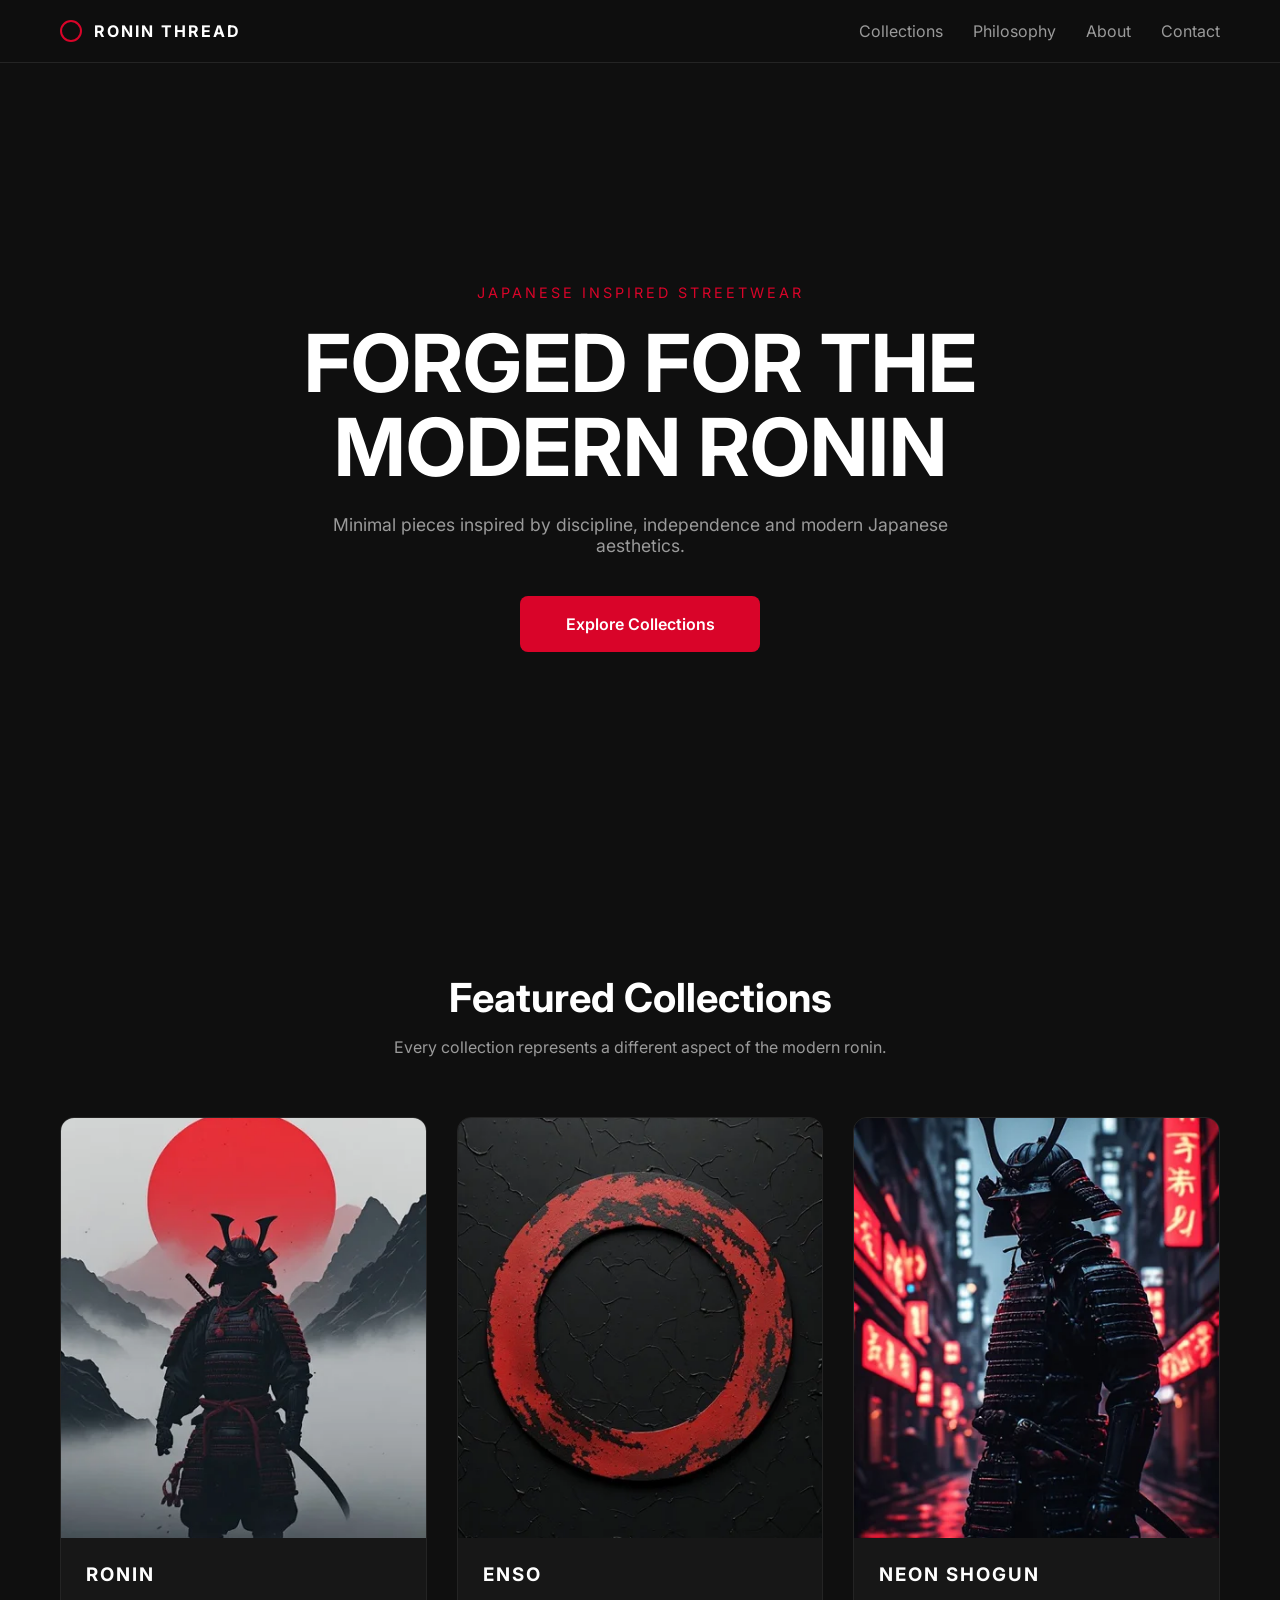
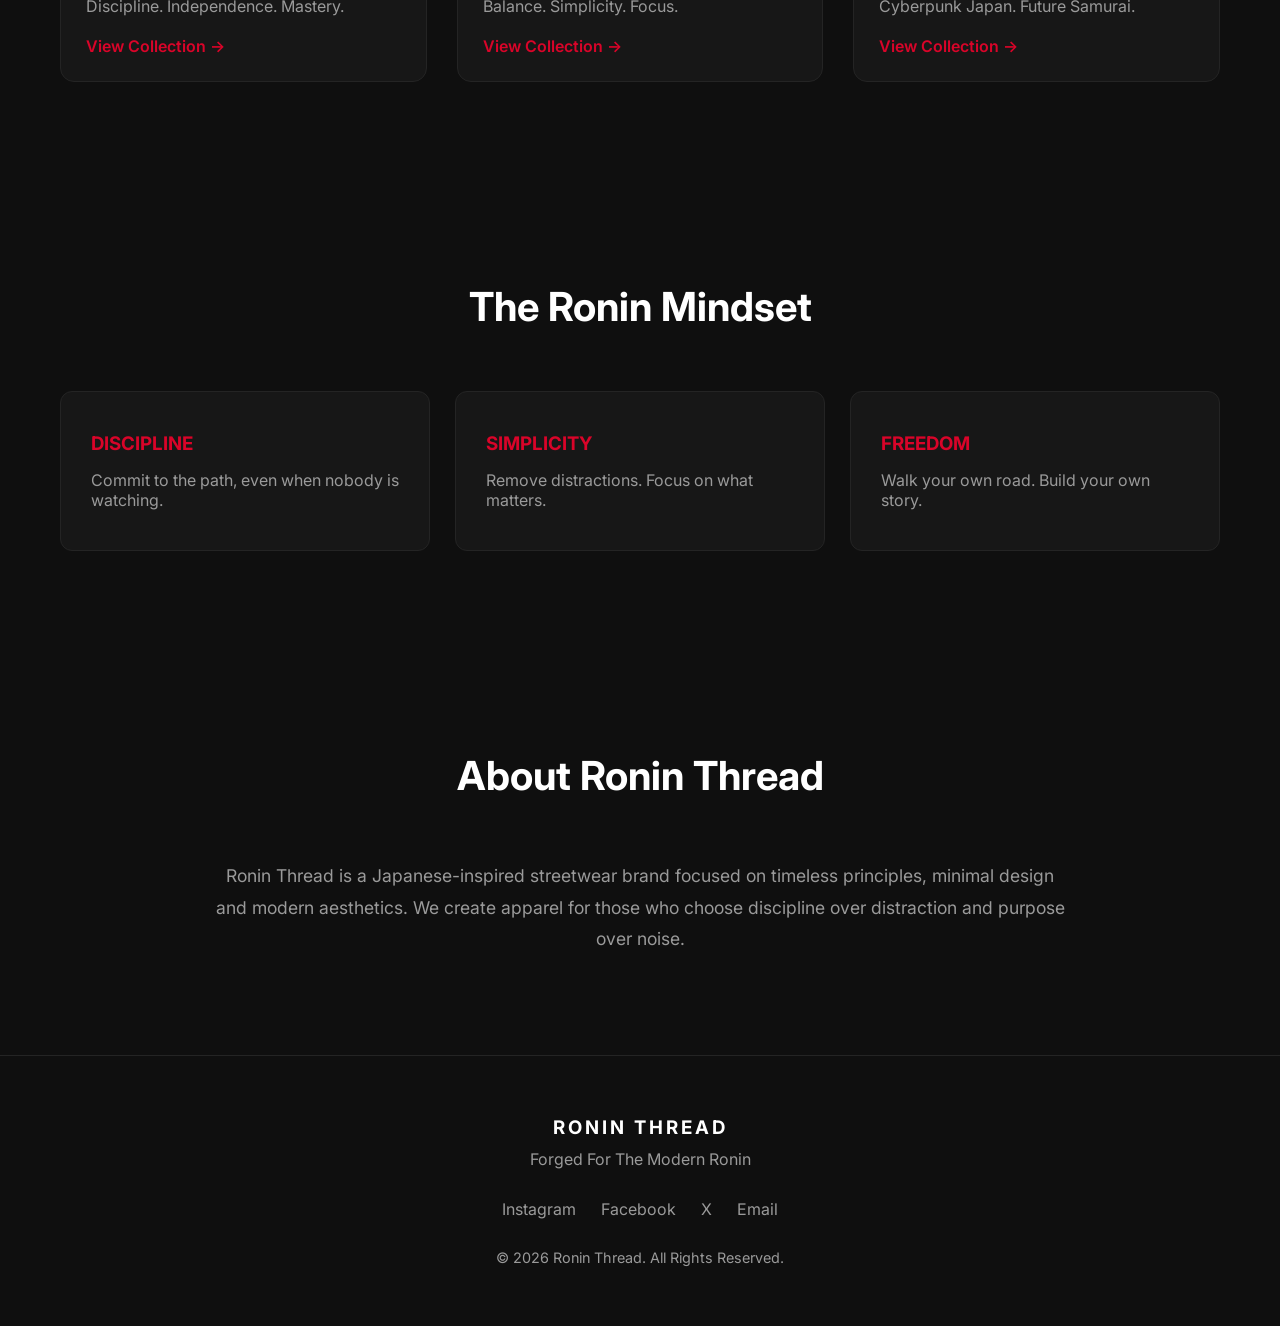
<file: index.html>
<!DOCTYPE html>
<html lang="en">

<head>
    <meta charset="UTF-8">
    <meta name="viewport" content="width=device-width, initial-scale=1.0">

    <!-- Primary SEO -->
    <title>Ronin Thread | Forged For The Modern Ronin</title>
    <meta name="description"
        content="Premium Japanese-inspired streetwear built around discipline, simplicity, resilience and modern minimalism.">
    <link rel="canonical" href="https://ronin-thread.vercel.app/">
    <meta name="robots" content="index, follow">

    <!-- Favicon -->
    <link rel="icon" type="image/svg+xml" href="images/home/favicon.svg">

    <!-- Open Graph -->
    <meta property="og:title" content="Ronin Thread | Forged For The Modern Ronin">
    <meta property="og:description"
        content="Premium Japanese-inspired streetwear inspired by discipline, self-mastery and modern minimalism.">
    <meta property="og:image" content="https://ronin-thread.vercel.app/images/home/og_image.webp">
    <meta property="og:type" content="website">

    <!-- Twitter / X -->
    <meta name="twitter:card" content="summary_large_image">
    <meta name="twitter:title" content="Ronin Thread | Forged for the Modern Ronin">
    <meta name="twitter:description"
        content="Explore premium Japanese-inspired streetwear collections by Ronin Thread.">
    <meta name="twitter:image" content="https://ronin-thread.vercel.app/images/home/og_image.webp">

    <!-- Theme Color -->
    <meta name="theme-color" content="#000000">

    <!-- CSS -->
    <link rel="stylesheet" href="css/style.css">

    <!-- Preload -->
    <link rel="preload" href="images/home/ronin-cover.webp" as="image">
    <link rel="preload" href="images/home/enso-cover.webp" as="image">
    <link rel="preload" href="images/home/neon-cover.webp" as="image">

    <!-- Google tag (gtag.js) -->
    <script async src="https://www.googletagmanager.com/gtag/js?id=G-S5EV766XBX"></script>
    <script>
        window.dataLayer = window.dataLayer || [];
        function gtag() { dataLayer.push(arguments); }
        gtag('js', new Date());

        gtag('config', 'G-S5EV766XBX');
    </script>

    <!-- Microsoft Clarity -->
    <script type="text/javascript">
        (function (c, l, a, r, i, t, y) {
            c[a] = c[a] || function () { (c[a].q = c[a].q || []).push(arguments) };
            t = l.createElement(r); t.async = 1; t.src = "https://www.clarity.ms/tag/" + i;
            y = l.getElementsByTagName(r)[0]; y.parentNode.insertBefore(t, y);
        })(window, document, "clarity", "script", "xgnigkwkoc");
    </script>

</head>

<body>

    <!-- NAVBAR -->

    <header>

        <nav class="navbar">

            <a href="index.html" class="logo">

                <div class="enso"></div>

                <span>RONIN THREAD</span>

            </a>

            <ul class="nav-links">

                <li>
                    <a href="#collections">Collections</a>
                </li>

                <li>
                    <a href="#philosophy">Philosophy</a>
                </li>

                <li>
                    <a href="#about">About</a>
                </li>

                <li>
                    <a href="#contact">Contact</a>
                </li>

            </ul>

        </nav>

    </header>

    <!-- HERO -->

    <section class="hero">

        <div class="hero-content">

            <p class="hero-tag">
                JAPANESE INSPIRED STREETWEAR
            </p>

            <h1>
                FORGED FOR THE<br>
                MODERN RONIN
            </h1>

            <p class="hero-description">

                Minimal pieces inspired by discipline,
                independence and modern Japanese aesthetics.

            </p>

            <a href="#collections" class="cta-btn">

                Explore Collections

            </a>

        </div>

    </section>

    <!-- COLLECTIONS -->

    <section id="collections" class="collections-section reveal">

        <div class="section-header">

            <h2>Featured Collections</h2>

            <p>
                Every collection represents a different aspect
                of the modern ronin.
            </p>

        </div>

        <div class="collection-grid">

            <!-- RONIN -->

            <a href="collection.html?id=ronin" class="collection-card">

                <img src="images/home/ronin-cover.webp" alt="Ronin Collection">

                <div class="collection-content">

                    <h3>RONIN</h3>

                    <p>
                        Discipline. Independence. Mastery.
                    </p>

                    <span>
                        View Collection →
                    </span>

                </div>

            </a>

            <!-- ENSO -->

            <a href="collection.html?id=enso" class="collection-card">

                <img src="images/home/enso-cover.webp" alt="Enso Collection">

                <div class="collection-content">

                    <h3>ENSO</h3>

                    <p>
                        Balance. Simplicity. Focus.
                    </p>

                    <span>
                        View Collection →
                    </span>

                </div>

            </a>

            <!-- NEON SHOGUN -->

            <a href="collection.html?id=neon-shogun" class="collection-card">

                <img src="images/home/neon-cover.webp" alt="Neon Shogun Collection">

                <div class="collection-content">

                    <h3>NEON SHOGUN</h3>

                    <p>
                        Cyberpunk Japan. Future Samurai.
                    </p>

                    <span>
                        View Collection →
                    </span>

                </div>

            </a>

        </div>

    </section>

    <!-- PHILOSOPHY -->

    <section id="philosophy" class="philosophy-section reveal">

        <div class="section-header">

            <h2>The Ronin Mindset</h2>

        </div>

        <div class="philosophy-grid">

            <div class="philosophy-card">

                <h3>DISCIPLINE</h3>

                <p>
                    Commit to the path,
                    even when nobody is watching.
                </p>

            </div>

            <div class="philosophy-card">

                <h3>SIMPLICITY</h3>

                <p>
                    Remove distractions.
                    Focus on what matters.
                </p>

            </div>

            <div class="philosophy-card">

                <h3>FREEDOM</h3>

                <p>
                    Walk your own road.
                    Build your own story.
                </p>

            </div>

        </div>

    </section>

    <!-- ABOUT -->

    <section id="about" class="about-section reveal">

        <div class="section-header">

            <h2>About Ronin Thread</h2>

        </div>

        <p class="about-text">

            Ronin Thread is a Japanese-inspired streetwear brand
            focused on timeless principles, minimal design and
            modern aesthetics.

            We create apparel for those who choose discipline
            over distraction and purpose over noise.

        </p>

    </section>

    <script src="js/load-footer.js"></script>
    <div id="footer"></div>
    <script src="js/scroll-reveal.js"></script>
</body>

</html>
</file>
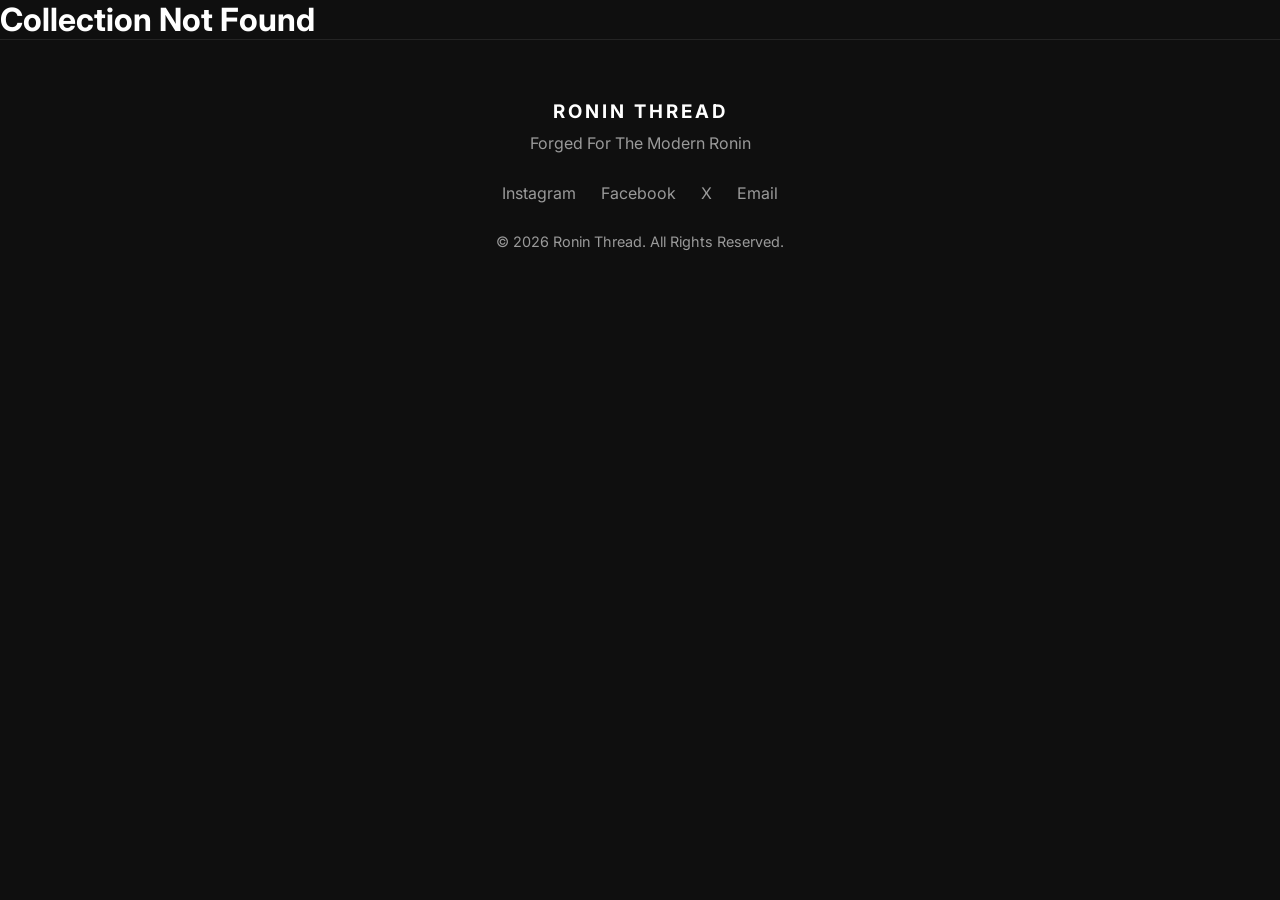
<file: collection.html>
<!DOCTYPE html>
<html lang="en">

<head>

    <!-- Basic -->
    <meta charset="UTF-8">
    <meta name="viewport" content="width=device-width, initial-scale=1.0">

    <!-- SEO -->
    <title>Collections | Ronin Thread</title>
    <meta name="description"
        content="Explore Ronin, Enso and Neon Shogun collections by Ronin Thread. Premium Japanese-inspired streetwear forged for discipline, resilience and modern minimalism.">
    <meta name="robots" content="index, follow">
    <link rel="canonical" href="https://ronin-thread.vercel.app/collection.html">

    <!-- Open Graph -->
    <meta property="og:title" content="Collections | Ronin Thread">
    <meta property="og:description"
        content="Discover the Ronin, Enso and Neon Shogun collections from Ronin Thread. Premium Japanese-inspired streetwear.">
    <meta property="og:type" content="website">
    <meta property="og:image" content="https://ronin-thread.vercel.app/images/home/og_image.webp">

    <!-- Twitter / X -->
    <meta name="twitter:card" content="summary_large_image">
    <meta name="twitter:title" content="Collections | Ronin Thread">
    <meta name="twitter:description"
        content="Explore premium Japanese-inspired streetwear collections by Ronin Thread.">
    <meta name="twitter:image" content="https://ronin-thread.vercel.app/images/home/og_image.webp">

    <!-- Theme -->
    <meta name="theme-color" content="#000000">

    <!-- Favicon -->
    <link rel="icon" type="image/svg+xml" href="images/home/favicon.svg">

    <!-- CSS -->
    <link rel="stylesheet" href="css/style.css">

    <!-- Google tag (gtag.js) -->
    <script async src="https://www.googletagmanager.com/gtag/js?id=G-S5EV766XBX"></script>
    <script>
        window.dataLayer = window.dataLayer || [];
        function gtag() { dataLayer.push(arguments); }
        gtag('js', new Date());

        gtag('config', 'G-S5EV766XBX');
    </script>

    <!-- Microsoft Clarity -->
    <script type="text/javascript">
        (function (c, l, a, r, i, t, y) {
            c[a] = c[a] || function () { (c[a].q = c[a].q || []).push(arguments) };
            t = l.createElement(r); t.async = 1; t.src = "https://www.clarity.ms/tag/" + i;
            y = l.getElementsByTagName(r)[0]; y.parentNode.insertBefore(t, y);
        })(window, document, "clarity", "script", "xgnigkwkoc");
    </script>

</head>

<body>

    <header>

        <nav class="navbar">

            <a href="index.html" class="logo">

                <div class="enso"></div>

                <span>RONIN THREAD</span>

            </a>

            <ul class="nav-links">

                <li>
                    <a href="index.html">Home</a>
                </li>

            </ul>

        </nav>

    </header>

    <!-- COLLECTION HERO -->

    <section class="collection-hero">

        <p id="collectionTag">
            COLLECTION
        </p>

        <h1 id="collectionTitle">
            Loading...
        </h1>

        <p id="collectionDescription">
            Loading...
        </p>

    </section>

    <!-- PRODUCTS -->

    <section class="collection-products">

        <div id="productsGrid" class="products-grid">

        </div>

    </section>

    <script src="js/collection.js"></script>
    <script src="js/load-footer.js"></script>
    <div id="footer"></div>
    <script src="js/scroll-reveal.js"></script>

</body>

</html>
</file>
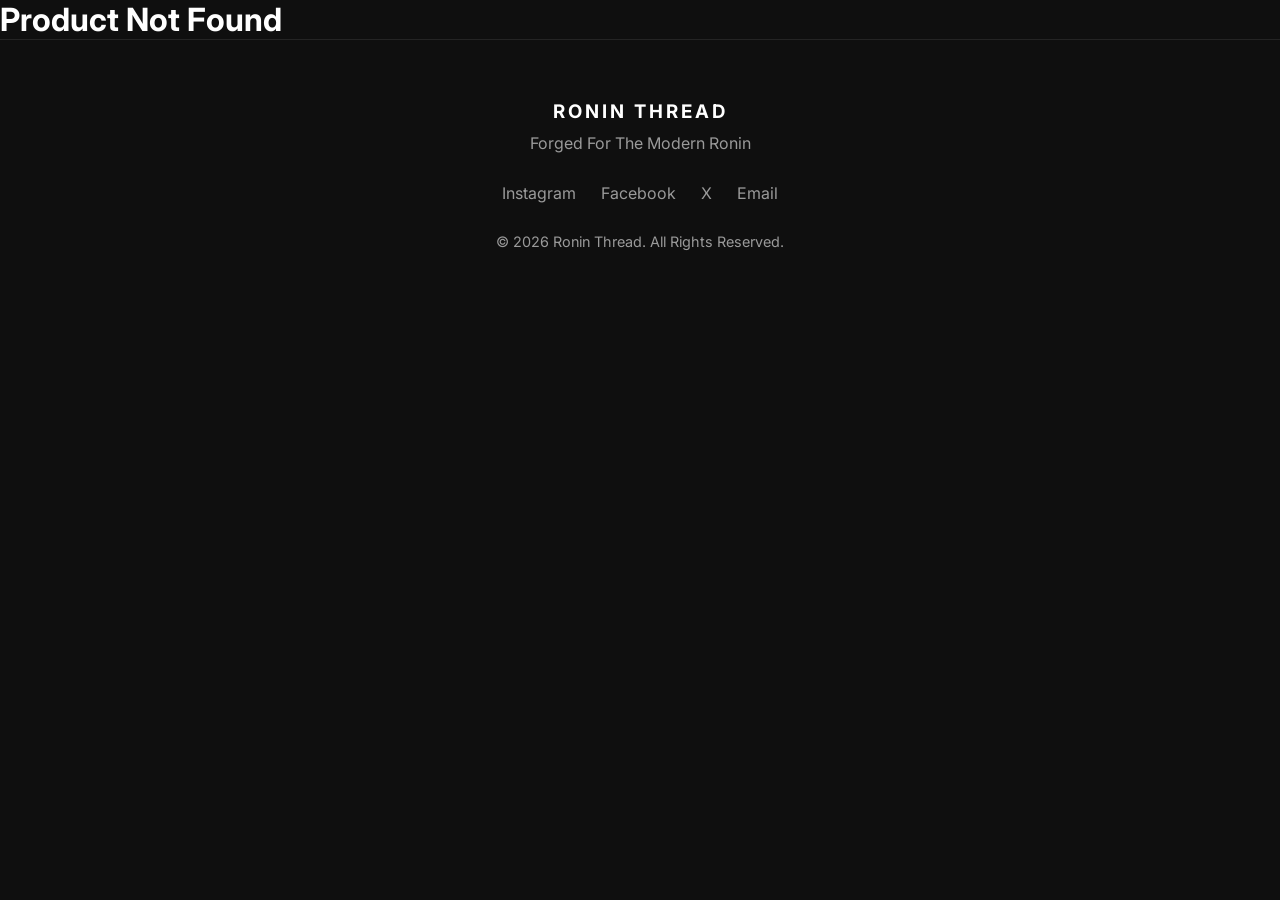
<file: product.html>
<!DOCTYPE html>
<html lang="en">

<head>

    <!-- Basic -->
    <meta charset="UTF-8">
    <meta name="viewport" content="width=device-width, initial-scale=1.0">

    <!-- SEO -->
    <title>Product | Ronin Thread</title>
    <meta name="description"
        content="Discover premium Japanese-inspired streetwear from Ronin Thread. Forged for discipline, resilience and modern minimalism.">
    <link rel="canonical" href="https://ronin-thread.vercel.app/product.html">

    <!-- Search Engines -->
    <meta name="robots" content="index, follow">

    <!-- Open Graph -->
    <meta property="og:title" content="Ronin Thread">
    <meta property="og:description" content="Premium Japanese-inspired streetwear forged for the modern ronin.">
    <meta property="og:type" content="website">
    <meta property="og:image" content="https://ronin-thread.vercel.app/images/home/og_image.webp">

    <!-- Twitter / X -->
    <meta name="twitter:card" content="summary_large_image">
    <meta name="twitter:title" content="Ronin Thread">
    <meta name="twitter:description" content="Premium Japanese-inspired streetwear forged for the modern ronin.">
    <meta name="twitter:image" content="https://ronin-thread.vercel.app/images/home/og_image.webp">

    <!-- Theme -->
    <meta name="theme-color" content="#000000">

    <!-- Favicon -->
    <link rel="icon" type="image/svg+xml" href="images/home/favicon.svg">

    <!-- CSS -->
    <link rel="stylesheet" href="css/style.css">

    <!-- Google tag (gtag.js) -->
    <script async src="https://www.googletagmanager.com/gtag/js?id=G-S5EV766XBX"></script>
    <script>
        window.dataLayer = window.dataLayer || [];
        function gtag() { dataLayer.push(arguments); }
        gtag('js', new Date());

        gtag('config', 'G-S5EV766XBX');
    </script>

    <!-- Microsoft Clarity -->
    <script type="text/javascript">
        (function (c, l, a, r, i, t, y) {
            c[a] = c[a] || function () { (c[a].q = c[a].q || []).push(arguments) };
            t = l.createElement(r); t.async = 1; t.src = "https://www.clarity.ms/tag/" + i;
            y = l.getElementsByTagName(r)[0]; y.parentNode.insertBefore(t, y);
        })(window, document, "clarity", "script", "xgnigkwkoc");
    </script>

</head>

<body>

    <header>

        <nav class="navbar">

            <a href="index.html" class="logo">

                <div class="enso"></div>

                <span>RONIN THREAD</span>

            </a>

            <ul class="nav-links">

                <li>
                    <a href="index.html">Home</a>
                </li>

            </ul>

        </nav>

    </header>

    <section class="product-page">

        <a id="backLink" href="#" class="back-link">
            ← Return to Collection
        </a>

        <div class="product-layout">

            <!-- IMAGE -->

            <div class="product-image">

                <button class="slider-btn left" id="prevBtn">

                    &#10094;

                </button>

                <img id="productImage" src="" alt="Product Mockup">

                <button class="slider-btn right" id="nextBtn">

                    &#10095;

                </button>

                <div id="sliderDots" class="slider-dots">

                </div>

            </div>

            <!-- INFO -->

            <div class="product-details">

                <p id="productCollection" class="product-collection">

                    COLLECTION

                </p>

                <h1 id="productTitle">

                    Loading...

                </h1>

                <p id="productDescription" class="product-description">

                    Loading...

                </p>

                <a id="buyButton" href="#" target="_blank" class="cta-btn">

                    Get This Piece →

                </a>

            </div>

        </div>

    </section>

    <script src="js/product.js"></script>
    <script src="js/load-footer.js"></script>
    <div id="footer"></div>
    <script src="js/scroll-reveal.js"></script>

</body>

</html>
</file>
<file: css/style.css>
/* =========================
   GOOGLE FONT
========================= */

@import url('https://fonts.googleapis.com/css2?family=Inter:wght@300;400;500;600;700;800&display=swap');

/* =========================
   RESET
========================= */

*{
    margin:0;
    padding:0;
    box-sizing:border-box;
}

html{
    scroll-behavior:smooth;
}

body{
    font-family:'Inter',sans-serif;
    background:#0f0f0f;
    color:#ffffff;
    overflow-x:hidden;
    animation:
    fadeIn 0.4s ease;
}

@keyframes fadeIn{

    from{

        opacity:0;
    }

    to{

        opacity:1;
    }
}

/* =========================
   VARIABLES
========================= */

:root{

    --bg:#0f0f0f;

    --card:#171717;

    --text:#ffffff;

    --muted:#9a9a9a;

    --accent:#d90429;

    --border:#242424;

    --max-width:1200px;
}

/* =========================
   GLOBAL
========================= */

a{
    text-decoration:none;
    color:inherit;
}

img{
    width:100%;
    display:block;
}

.section-header{
    text-align:center;
    margin-bottom:60px;
}

.section-header h2{

    font-size:2.5rem;

    margin-bottom:15px;
}

.section-header p{

    color:var(--muted);

    max-width:650px;

    margin:auto;
}

/* =========================
   NAVBAR
========================= */

header{

    position:sticky;

    top:0;

    z-index:1000;

    background:rgba(15,15,15,.95);

    backdrop-filter:blur(10px);

    border-bottom:1px solid var(--border);
}

.navbar{

    max-width:var(--max-width);

    margin:auto;

    display:flex;

    justify-content:space-between;

    align-items:center;

    padding:20px;
}

.logo{

    display:flex;

    align-items:center;

    gap:12px;

    font-weight:700;

    letter-spacing:2px;
}

.enso{

    width:22px;

    height:22px;

    border:2px solid var(--accent);

    border-radius:50%;
}

.nav-links{

    display:flex;

    list-style:none;

    gap:30px;
}

.nav-links a{

    color:var(--muted);

    transition:.3s;
}

.nav-links a:hover{

    color:white;
}

/* =========================
   HERO
========================= */

.hero{

    min-height:90vh;

    display:flex;

    justify-content:center;

    align-items:center;

    text-align:center;

    padding:40px 20px;
}

.hero-content{

    max-width:900px;
}

.hero-tag{

    color:var(--accent);

    letter-spacing:3px;

    margin-bottom:20px;

    font-size:.9rem;
}

.hero h1{

    font-size:5rem;

    line-height:1.05;

    margin-bottom:25px;
}

.hero-description{

    color:var(--muted);

    font-size:1.1rem;

    max-width:650px;

    margin:0 auto 40px;
}

/* =========================
   CTA BUTTON
========================= */

.cta-btn{

    display:inline-flex;

    align-items:center;

    justify-content:center;

    min-width:240px;

    padding:18px 36px;

    background:var(--accent);

    color:white;

    font-weight:600;

    border-radius:8px;

    transition:.3s;

    position:relative;

    overflow:hidden;
}

.cta-btn::before{

    content:"";

    position:absolute;

    top:0;

    left:-100%;

    width:100%;

    height:100%;

    background:

    linear-gradient(
        90deg,
        transparent,
        rgba(255,255,255,.2),
        transparent
    );

    transition:.6s;
}

.cta-btn:hover::before{

    left:100%;
}

.cta-btn:hover{

    transform:translateY(-3px);

    box-shadow:
    0 12px 25px rgba(217,4,41,.3);
}

/* =========================
   COLLECTIONS
========================= */

.collections-section{

    max-width:var(--max-width);

    margin:auto;

    padding:100px 20px;
}

.collection-grid{

    display:grid;

    grid-template-columns:
    repeat(auto-fit,minmax(320px,1fr));

    gap:30px;
}

.collection-card{

    background:var(--card);

    border:1px solid var(--border);

    border-radius:14px;

    overflow:hidden;

    transition:
    transform .35s ease,
    box-shadow .35s ease;
}

.collection-card:hover{

    transform:translateY(-8px);

    box-shadow:
    0 20px 40px rgba(0, 0, 0, 0.25),
    0 0 30px rgba(214,40,40,.27);
}

.collection-card img{

    height:420px;

    object-fit:cover;
}

.collection-content{

    padding:25px;
}

.collection-content h3{

    margin-bottom:10px;

    letter-spacing:2px;
}

.collection-content p{

    color:var(--muted);

    margin-bottom:20px;
}

.collection-content span{

    color:var(--accent);

    font-weight:600;
}

/* =========================
   PHILOSOPHY
========================= */

.philosophy-section{

    max-width:var(--max-width);

    margin:auto;

    padding:100px 20px;
}

.philosophy-grid{

    display:grid;

    grid-template-columns:
    repeat(auto-fit,minmax(250px,1fr));

    gap:25px;
}

.philosophy-card{

    background:var(--card);

    border:1px solid var(--border);

    padding:40px 30px;

    border-radius:12px;

    transition:
    transform .35s ease,
    box-shadow .35s ease;
}

.philosophy-card:hover{
    transform:translateY(-8px);

    box-shadow:
    0 20px 40px rgba(0, 0, 0, 0.25),
    0 0 30px rgba(214,40,40,.2);
}

.philosophy-card h3{

    margin-bottom:15px;

    color:var(--accent);
}

.philosophy-card p{

    color:var(--muted);
}

/* =========================
   ABOUT
========================= */

.about-section{

    max-width:900px;

    margin:auto;

    padding:100px 20px;

    text-align:center;
}

.about-text{

    color:var(--muted);

    font-size:1.1rem;

    line-height:1.8;
}

/* =========================
   FOOTER
========================= */

footer{

    border-top:1px solid var(--border);

    text-align:center;

    padding:60px 20px;
}

footer h3{

    letter-spacing:3px;

    margin-bottom:10px;
}

footer p{

    color:var(--muted);
}

.footer-links{

    margin:30px 0;

    display:flex;

    justify-content:center;

    gap:25px;

    flex-wrap: wrap;
}

.footer-links a{

    color:var(--muted);

    transition:.3s;
}

.footer-links a:hover{

    color:var(--accent);

    transform:translateY(-2px);
}

.copyright{

    font-size:.9rem;
}

/* =========================
   MOBILE
========================= */

@media(max-width:768px){

    .navbar{

        flex-direction:column;

        gap:20px;
    }

    .nav-links{

        gap:15px;
    }

    .hero h1{

        font-size:3rem;
    }

    .section-header h2{

        font-size:2rem;
    }

    .collection-card img{

        height:320px;
    }


}

/* =========================
   COLLECTION PAGE
========================= */

.collection-hero{

    max-width:900px;

    margin:auto;

    text-align:center;

    padding:100px 20px 60px;
}

.collection-hero p{

    color:var(--muted);
}

.collection-hero h1{

    font-size:4rem;

    margin:20px 0;
}

.collection-products{

    max-width:1200px;

    margin:auto;

    padding:40px 20px 100px;
}

.products-grid{
    display:grid;
    grid-template-columns:repeat(4,1fr);
    gap:25px;
}

.product-card{
    border-radius:14px;
    overflow:hidden;
    transition:
    transform .35s ease,
    box-shadow .35s ease;
}

.product-card img{
    width: 100%;
    height:320px;
    object-fit:cover;
}

.product-card:hover{

    transform:translateY(-8px);
}


.product-info{

    padding:20px;
}

.product-info h3{

    margin-bottom:15px;
}

.product-link{

    color:var(--accent);

    font-weight:600;
}

@media(max-width:768px){

    .collection-hero h1{

        font-size:2.7rem;
    }

}

@media(max-width:1200px){
    .products-grid{
        grid-template-columns:repeat(2,1fr);
    }
}

@media (max-width: 768px) {

    .products-grid {

        grid-template-columns: 1fr !important;
    }

    .product-card {

        width: 100%;
    }
}

/* =========================
   PRODUCT PAGE
========================= */

.product-page{

    max-width:1200px;

    margin:auto;

    padding:100px 20px;
}

.product-layout{

    display:grid;

    grid-template-columns:
    1fr 1fr;

    gap:60px;

    align-items:center;
}

.product-image img{

    width:100%;

    max-height: 550px;

    object-fit: contain;

    border-radius:20px;

    display:block;

    transition: transform .5s ease;

}

.product-image:hover img{

    transform:scale(1.04);
}

.product-collection{

    color:var(--accent);

    letter-spacing:2px;

    text-transform:uppercase;

    margin-bottom:15px;
}

.product-details h1{

    font-size:3rem;

    margin-bottom:25px;
}

.product-description{

    color:var(--muted);

    line-height:1.8;

    margin-bottom:40px;
}

@media(max-width:900px){

    .product-layout{

        grid-template-columns:1fr;

        gap:40px;
    }

    .product-details h1{

        font-size:2.2rem;
    }

}

.back-link{

    display:inline-block;

    margin-bottom:40px;

    color:var(--muted);

    font-size:.95rem;

    transition:.3s;
}

.back-link:hover{

    color:white;
}

.product-image{

    max-width: 450px;
    margin: auto;
    position:relative;
    overflow:hidden;
    border-radius:20px;

}

.slider-btn{

    position:absolute;

    top:50%;

    transform:translateY(-50%);

    width:45px;

    height:45px;

    border:none;

    border-radius:50%;

    background:rgba(0,0,0,.6);

    color:white;

    cursor:pointer;

    font-size:1.2rem;

    z-index:10;

    transition:.25s;
}

.slider-btn:hover{

    background:var(--accent);
    transform:
    translateY(-50%)
    scale(1.1);
}

.left{

    left:15px;
}

.right{

    right:15px;
}

.product-image img{

    width:100%;

    border-radius:20px;

    display:block;

    transition:opacity .4s ease;

}

.fade-out{

    opacity:0;
}

/* =========================
   SLIDER DOTS
========================= */

.slider-dots{

    display:flex;

    justify-content:center;

    gap:10px;

    margin-top:20px;
}

.dot{

    width:10px;

    height:10px;

    border-radius:50%;

    background:#555;

    transition:.3s;
}

.dot.active{

    background:var(--accent);

    transform:scale(1.2);

    width: 20px;

    border-radius: 999px;
}

/* =========================
   SCROLL REVEAL
========================= */

.reveal{

    opacity:0;

    transform:translateY(60px);

    transition:
        opacity .8s ease,
        transform .8s ease;
}

.reveal.show{

    opacity:1;

    transform:translateY(0);
}

#productDescription {
    white-space: pre-line;
}
</file>
